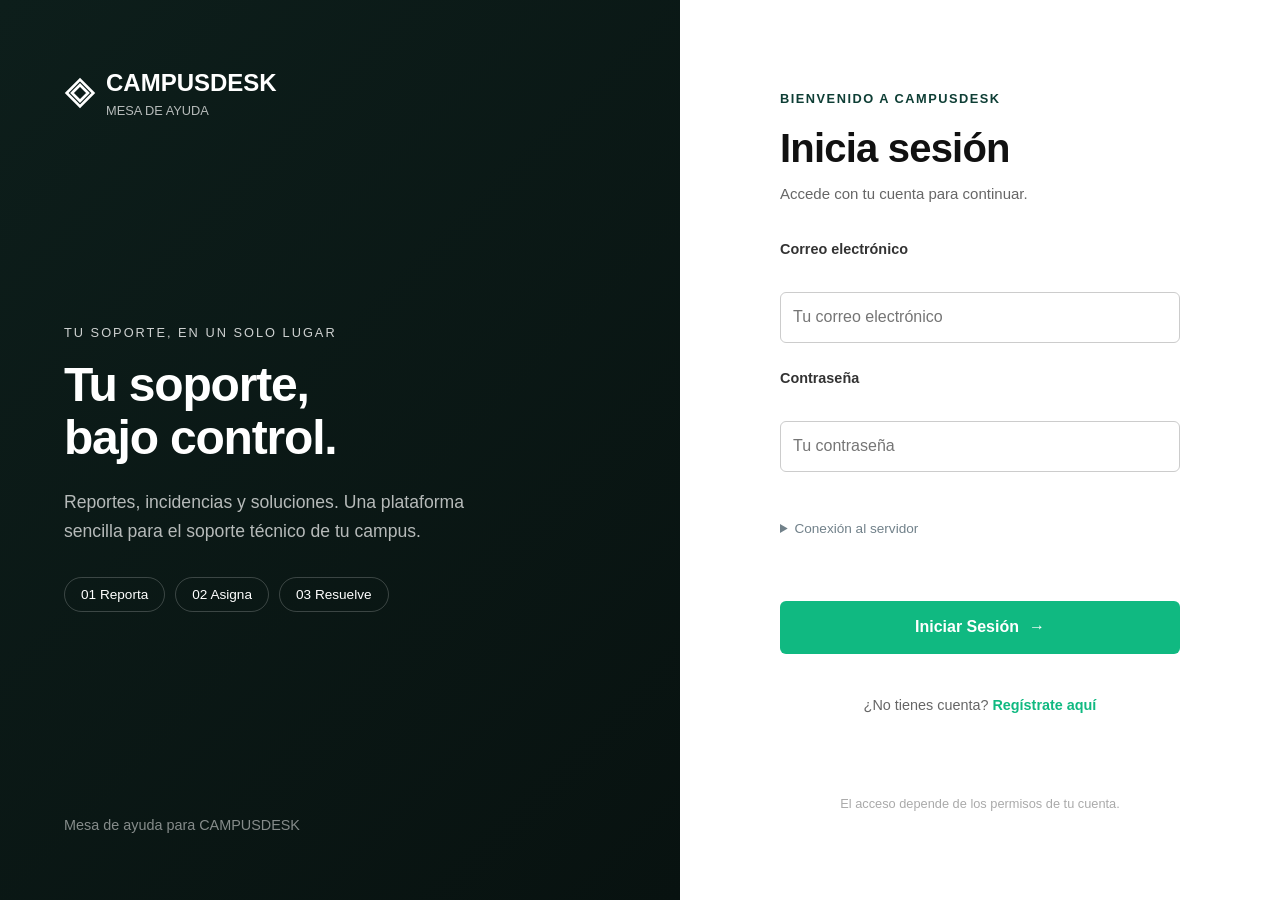
<file: Frontend/index.html>
<!DOCTYPE html>
<html lang="es">
<head>
    <meta charset="UTF-8">
    <meta name="viewport" content="width=device-width, initial-scale=1.0">
    <title>CAMPUSDESK - Inicio de sesión</title>
    <link rel="stylesheet" href="css/styles.css"> 
    <style>
        :root {
            --color-principal: #0E3E35;
            --color-acento: #10B981;
            --color-oscuro: #0D1E1B;
        }
        .banner-izq {
            background: linear-gradient(135deg, var(--color-oscuro) 0%, #081210 100%);
        }
        .btn-primario {
            background-color: var(--color-acento);
            border: none;
            color: white;
            cursor: pointer;
            transition: background 0.3s;
        }
        .btn-primario:hover {
            background-color: #059669;
        }
    </style>
</head>
<body>
    <div class="split-container" style="display: flex; min-height: 100vh;">
        <!-- Panel Izquierdo (Branding CAMPUSDESK) -->
        <div class="banner-izq" style="flex: 1; color: white; padding: 4rem; display: flex; flex-direction: column; justify-content: space-between; background-color: #0D1E1B;">
            <div>
                <div class="logo" style="display: flex; align-items: center; gap: 10px; font-weight: bold; font-size: 1.5rem;">
                    <!-- Icono de rombos entrelazados de la plantilla -->
                    <svg width="32" height="32" viewBox="0 0 24 24" fill="none" stroke="currentColor" stroke-width="2">
                        <path d="M12 2L2 12l10 10 10-10L12 2z"/>
                        <path d="M12 6L6 12l6 6 6-6-6-6z"/>
                    </svg>
                    <div>
                        <span>CAMPUSDESK</span>
                        <div style="font-size: 0.8rem; font-weight: normal; opacity: 0.7;">MESA DE AYUDA</div>
                    </div>
                </div>
            </div>

            <div style="max-width: 450px;">
                <p style="text-transform: uppercase; font-size: 0.8rem; letter-spacing: 2px; opacity: 0.8; margin-bottom: 1rem;">Tu soporte, en un solo lugar</p>
                <h1 style="font-size: 3rem; font-weight: 800; line-height: 1.1; margin-bottom: 1.5rem;">Tu soporte,<br>bajo control.</h1>
                <p style="font-size: 1.1rem; opacity: 0.7; line-height: 1.6;">Reportes, incidencias y soluciones. Una plataforma sencilla para el soporte técnico de tu campus.</p>

                <div style="display: flex; gap: 10px; margin-top: 2rem;">
                    <span style="border: 1px solid rgba(255,255,255,0.2); padding: 6px 16px; border-radius: 20px; font-size: 0.85rem;">01 Reporta</span>
                    <span style="border: 1px solid rgba(255,255,255,0.2); padding: 6px 16px; border-radius: 20px; font-size: 0.85rem;">02 Asigna</span>
                    <span style="border: 1px solid rgba(255,255,255,0.2); padding: 6px 16px; border-radius: 20px; font-size: 0.85rem;">03 Resuelve</span>
                </div>
            </div>

            <div style="font-size: 0.9rem; opacity: 0.5;">
                Mesa de ayuda para CAMPUSDESK
            </div>
        </div>

        <!-- Panel Derecho (Formulario) -->
        <div class="panel-der" style="flex: 1; background: white; display: flex; flex-direction: column; justify-content: center; padding: 4rem; max-width: 600px;">
            <div style="width: 100%; max-width: 400px; margin: 0 auto;">
                <span style="color: #0E3E35; font-weight: bold; font-size: 0.8rem; letter-spacing: 1.5px; text-transform: uppercase;">Bienvenido a CAMPUSDESK</span>
                <h2 style="font-size: 2.5rem; font-weight: 700; margin: 0.5rem 0 0.2rem 0; color: #111;">Inicia sesión</h2>
                <p style="color: #666; margin-bottom: 2rem;">Accede con tu cuenta para continuar.</p>

                <form id="loginForm" style="display: flex; flex-direction: column; gap: 1.5rem;">
                    <div style="display: flex; flex-direction: column; gap: 0.5rem;">
                        <label for="email" style="font-weight: 600; font-size: 0.9rem; color: #333;">Correo electrónico</label>
                        <input type="email" id="email" required placeholder="Tu correo electrónico" style="padding: 12px; border: 1px solid #ccc; border-radius: 6px; font-size: 1rem;">
                    </div>

                    <div style="display: flex; flex-direction: column; gap: 0.5rem;">
                        <label for="password" style="font-weight: 600; font-size: 0.9rem; color: #333;">Contraseña</label>
                        <input type="password" id="password" required placeholder="Tu contraseña" style="padding: 12px; border: 1px solid #ccc; border-radius: 6px; font-size: 1rem;">
                    </div>

                    <details style="font-size: 0.85rem; color: #666; cursor: pointer;">
                        <summary>Conexión al servidor</summary>
                        <input type="text" id="apiUrl" value="" style="width: 100%; padding: 8px; margin-top: 5px; border: 1px solid #ddd; border-radius: 4px;">
                    </details>

                    <button type="submit" class="btn-primario" style="padding: 14px; border-radius: 6px; font-size: 1rem; font-weight: bold; display: flex; justify-content: center; align-items: center; gap: 10px; margin-top: 1rem;">
                        Iniciar Sesión <span>→</span>
                    </button>

                    <p style="text-align: center; font-size: 0.9rem; color: #666; margin-top: 1rem;">
                        ¿No tienes cuenta? <a href="registro.html" style="color: #10B981; font-weight: bold; text-decoration: none;">Regístrate aquí</a>
                    </p>
                </form>

                <div id="mensajeError" style="color: red; font-size: 0.9rem; margin-top: 1rem; text-align: center; display: none;"></div>
            </div>

            <div style="text-align: center; font-size: 0.8rem; color: #aaa; margin-top: 4rem;">
                El acceso depende de los permisos de tu cuenta.
            </div>
        </div>
    </div>

    <!-- Script de autenticación -->
    <script src="js/config.js"></script>
  <script>
        const storedApiUrl = window.CAMPUSDESK_API_URL;
        const apiUrlInput = document.getElementById('apiUrl');
        if (apiUrlInput) apiUrlInput.value = storedApiUrl;

        // Verificación de sesión previa validando contrato con el backend (sin confiar a ciegas en el token)
        (async function verifyExistingSession() {
            const token = sessionStorage.getItem('token');
            if (!token) return;

            try {
                const resp = await fetch(`${storedApiUrl}/auth/me`, {
                    method: 'GET',
                    headers: { 'Authorization': 'Bearer ' + token }
                });

                if (resp.ok) {
                    window.location.replace('dashboard.html');
                } else {
                    // Token inválido o revocado en Redis: limpiar almacenamiento
                    sessionStorage.removeItem('token');
                    sessionStorage.removeItem('jwt_token');
                    sessionStorage.removeItem('role');
                    sessionStorage.removeItem('user_role');
                    sessionStorage.removeItem('userEmail');
                    sessionStorage.removeItem('user_email');
                }
            } catch (e) {
                // Si el backend no está accesible, no redirigir a ciegas
            }
        })();

        document.getElementById('loginForm').addEventListener('submit', async (e) => {
            e.preventDefault();
            const email = document.getElementById('email').value.trim();
            const password = document.getElementById('password').value;
            const baseUrl = (document.getElementById('apiUrl').value || storedApiUrl).trim();
            const errorDiv = document.getElementById('mensajeError');

            errorDiv.style.display = 'none';

            try {
                const response = await fetch(`${baseUrl}/auth/login`, {
                    method: 'POST',
                    headers: { 'Content-Type': 'application/json' },
                    body: JSON.stringify({ email, password })
                });

                if (response.ok) {
                    const data = await response.json();
                    const role = data.role || data.rol || 'USER';
                    sessionStorage.setItem('token', data.token);
                    sessionStorage.setItem('jwt_token', data.token);
                    sessionStorage.setItem('role', role);
                    sessionStorage.setItem('user_role', role);
                    sessionStorage.setItem('userEmail', email);
                    sessionStorage.setItem('user_email', email);

                    // Almacenar URL de la API para que las demás páginas la usen
                    localStorage.setItem('api_url', baseUrl);
                    localStorage.setItem('nexo.base', baseUrl);

                    window.location.href = 'dashboard.html'; // Redirige al Dashboard
                } else {
                    const errData = await response.json().catch(() => null);
                    const errorMsg = (errData && (errData.message || errData.error)) || 'Credenciales inválidas. Verifica tu correo y contraseña.';
                    errorDiv.textContent = errorMsg;
                    errorDiv.style.display = 'block';
                }
            } catch (error) {
                errorDiv.textContent = `No se pudo conectar con el servidor (${baseUrl}). Verifica que el Backend esté encendido.`;
                errorDiv.style.display = 'block';
            }
        });
    </script>
</body>
</html>
</file>
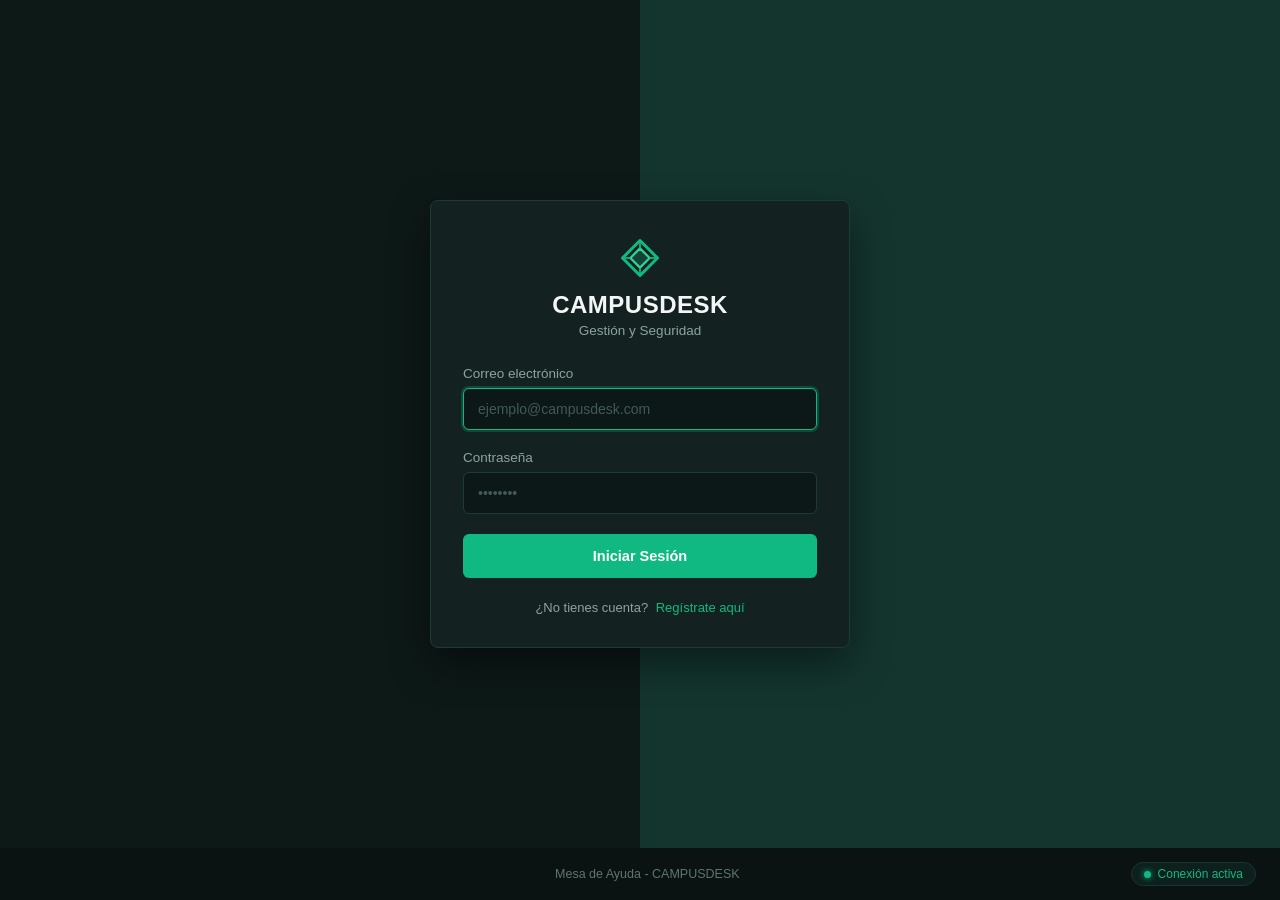
<file: Frontend/dashboard.html>
<!DOCTYPE html>
<html lang="es">
<head>
  <meta charset="UTF-8">
  <meta name="viewport" content="width=device-width, initial-scale=1.0">
  <title>Mesa de Ayuda · CAMPUSDESK</title>
  <!-- Guardián de autenticación -->
  <script src="js/config.js"></script>
  <script src="js/auth-guard.js"></script>
  <link rel="stylesheet" href="css/styles.css">
</head>
<body class="campus-app">

  <!-- Barra de Navegación Superior -->
  <header class="campus-navbar">
    <div class="campus-brand">
      <svg width="34" height="34" viewBox="0 0 48 48" fill="none" xmlns="http://www.w3.org/2000/svg" aria-label="Logo CAMPUSDESK">
        <polygon points="24,4 44,24 24,44 4,24" stroke="#10B981" stroke-width="3.5" fill="none" stroke-linejoin="round"/>
        <polygon points="24,13 35,24 24,35 13,24" stroke="#34D399" stroke-width="2.5" fill="rgba(16, 185, 129, 0.25)" stroke-linejoin="round"/>
        <line x1="24" y1="4" x2="24" y2="13" stroke="#10B981" stroke-width="2"/>
        <line x1="24" y1="35" x2="24" y2="44" stroke="#10B981" stroke-width="2"/>
        <line x1="4" y1="24" x2="13" y2="24" stroke="#10B981" stroke-width="2"/>
        <line x1="35" y1="24" x2="44" y2="24" stroke="#10B981" stroke-width="2"/>
      </svg>
      <div>
        <h2 class="campus-brand-title">CAMPUSDESK</h2>
        <span class="campus-brand-sub">TechNova Solutions · Soporte</span>
      </div>
    </div>

    <nav class="navbar-nav" style="display: flex; gap: 8px; align-items: center;">
      <button class="btn-campus-secondary active-view-btn" id="btnNavHelpdesk" style="padding: 6px 14px; font-size: 13px; font-weight: 600; cursor: pointer;">
        📋 Mesa de Ayuda
      </button>
      <button class="btn-campus-secondary" id="btnNavAdmin" style="display: none; padding: 6px 14px; font-size: 13px; font-weight: 600; cursor: pointer;">
        👥 Administración
      </button>
    </nav>

    <div class="navbar-user">
      <div class="user-chip">
        <span id="navUserEmail" style="font-size: 13.5px; font-weight: 500;">cargando...</span>
        <span id="navUserRole" class="role-pill user">USER</span>
      </div>
      <button class="btn-ghost-logout" id="btnChangePassword" title="Cambiar mi contraseña" style="margin-right: 6px;">🔑 Contraseña</button>
      <button class="btn-ghost-logout" id="btnLogout" title="Cerrar sesión activa">Cerrar Sesión</button>
    </div>
  </header>

  <!-- Contenido Principal -->
  <main class="campus-main">

    <!-- Sección 1: Mesa de Ayuda (Tickets & Métricas) -->
    <div id="sectionHelpdesk">
      <!-- Encabezado de Vista -->
      <section class="view-header">
        <div class="view-title">
          <h1>Mesa de Ayuda & Incidencias</h1>
          <p>Monitoreo centralizado, control de flujo y trazabilidad en tiempo real</p>
        </div>
        <div class="view-actions">
          <button class="btn-campus-secondary" id="btnRefresh" title="Recargar tickets y métricas">
            <span>↻ Actualizar</span>
          </button>
          <button class="btn-campus-primary" id="btnOpenCreateModal">
            <span>+ Nueva Incidencia</span>
          </button>
        </div>
      </section>

      <!-- Tarjetas de Métricas del Dashboard (RF-07) -->
      <section class="metrics-grid">
        <div class="metric-card m-total" data-filter="" id="cardTotal">
          <div class="metric-num" id="metricTotal">0</div>
          <div class="metric-lbl">Total Incidencias</div>
        </div>
        <div class="metric-card m-abierta" data-filter="ABIERTA" id="cardAbierta">
          <div class="metric-num" id="metricAbiertas">0</div>
          <div class="metric-lbl">Abiertas</div>
        </div>
        <div class="metric-card m-asignada" data-filter="ASIGNADA" id="cardAsignada">
          <div class="metric-num" id="metricAsignadas">0</div>
          <div class="metric-lbl">Asignadas</div>
        </div>
        <div class="metric-card m-proceso" data-filter="EN_PROCESO" id="cardProceso">
          <div class="metric-num" id="metricEnProceso">0</div>
          <div class="metric-lbl">En Proceso</div>
        </div>
        <div class="metric-card m-resuelta" data-filter="RESUELTA" id="cardResuelta">
          <div class="metric-num" id="metricResueltas">0</div>
          <div class="metric-lbl">Resueltas</div>
        </div>
        <div class="metric-card m-cerrada" data-filter="CERRADA" id="cardCerrada">
          <div class="metric-num" id="metricCerradas">0</div>
          <div class="metric-lbl">Cerradas</div>
        </div>
      </section>

      <!-- Barra de Filtros y Búsqueda -->
      <section class="toolbar-card">
        <div class="toolbar-search">
          <input type="text" id="searchInput" placeholder="Buscar por título o #ID de ticket...">
        </div>
        <div class="toolbar-selects">
          <select id="filterStatus" aria-label="Filtrar por estado">
            <option value="">Estado: Todos</option>
            <option value="ABIERTA">Abierta</option>
            <option value="ASIGNADA">Asignada</option>
            <option value="EN_PROCESO">En Proceso</option>
            <option value="RESUELTA">Resuelta</option>
            <option value="CERRADA">Cerrada</option>
            <option value="CANCELADA">Cancelada</option>
          </select>

          <select id="filterPriority" aria-label="Filtrar por prioridad">
            <option value="">Prioridad: Todas</option>
            <option value="BAJA">Baja</option>
            <option value="MEDIA">Media</option>
            <option value="ALTA">Alta</option>
            <option value="CRITICA">Crítica</option>
          </select>

          <select id="filterCategory" aria-label="Filtrar por categoría">
            <option value="">Categoría: Todas</option>
            <option value="HARDWARE">Hardware</option>
            <option value="SOFTWARE">Software</option>
            <option value="REDES">Redes</option>
            <option value="ACCESOS">Accesos</option>
            <option value="OTROS">Otros</option>
          </select>

          <button class="btn-campus-secondary" id="btnResetFilters" style="padding: 9px 12px; font-size: 13px;">Limpiar</button>
        </div>
      </section>

      <!-- Tabla de Incidencias -->
      <section class="table-card">
        <div class="table-responsive">
          <table class="campus-table">
            <thead>
              <tr>
                <th style="width: 60px;"># ID</th>
                <th>Título</th>
                <th>Categoría</th>
                <th>Prioridad</th>
                <th>Estado</th>
                <th>Solicitante</th>
                <th>Técnico Asignado</th>
                <th>Fecha Creación</th>
                <th style="text-align: right;">Acciones</th>
              </tr>
            </thead>
            <tbody id="ticketsTableBody">
              <tr>
                <td colspan="9" style="text-align: center; padding: 40px; color: #64748B;">
                  Cargando incidencias del servidor...
                </td>
              </tr>
            </tbody>
          </table>
        </div>
      </section>
    </div>

    <!-- Sección 2: Administración de Usuarios (F2 - Exclusivo ADMIN) -->
    <div id="sectionAdmin" style="display: none;">
      <section class="view-header">
        <div class="view-title">
          <h1>Administración de Usuarios del Sistema</h1>
          <p>Supervisión centralizada de cuentas de usuario, personal técnico y asignación de incidencias</p>
        </div>
        <div class="view-actions">
          <button class="btn-campus-primary" id="btnOpenCreateTechnician" title="Crear una cuenta de técnico">
            <span>➕ Crear Técnico</span>
          </button>
          <button class="btn-campus-secondary" id="btnRefreshAdminUsers" title="Recargar usuarios">
            <span>↻ Actualizar Usuarios</span>
          </button>
        </div>
      </section>

      <!-- Barra de Filtros de Usuarios -->
      <section class="toolbar-card">
        <div class="toolbar-search">
          <input type="text" id="searchUserInput" placeholder="Buscar usuario por nombre o correo electrónico...">
        </div>
        <div class="toolbar-selects">
          <select id="filterUserRole" aria-label="Filtrar por rol">
            <option value="">Todos los roles</option>
            <option value="ADMIN">Administrador (ADMIN)</option>
            <option value="TECHNICIAN">Técnico de Soporte (TECHNICIAN)</option>
            <option value="USER">Usuario Solicitante (USER)</option>
          </select>
          <button class="btn-campus-secondary" id="btnResetUserFilters" style="padding: 9px 12px; font-size: 13px;">Limpiar</button>
        </div>
      </section>

      <!-- Tabla de Usuarios Registrados -->
      <section class="table-card">
        <div class="table-responsive">
          <table class="campus-table">
            <thead>
              <tr>
                <th style="width: 70px;"># ID</th>
                <th>Nombre</th>
                <th>Correo Institucional</th>
                <th>Rol en el Sistema</th>
                <th style="text-align: right;">Acciones de Soporte</th>
              </tr>
            </thead>
            <tbody id="usersTableBody">
              <tr>
                <td colspan="5" style="text-align: center; padding: 40px; color: #64748B;">
                  Cargando usuarios registrados...
                </td>
              </tr>
            </tbody>
          </table>
        </div>
      </section>
    </div>

  </main>

  <!-- Modal: Crear / Editar Incidencia (RF-03, F1) -->
  <div class="modal-overlay" id="modalCreateTicket">
    <div class="modal-container">
      <div class="modal-header">
        <h3 id="modalCreateTicketTitle">Crear Nueva Incidencia</h3>
        <button class="modal-close-btn" id="btnCloseCreateModal" type="button">&times;</button>
      </div>
      <form id="formCreateTicket">
        <input type="hidden" id="editTicketId" value="">
        <div class="modal-body">
          <div style="margin-bottom: 16px;">
            <label for="newTitle" style="font-weight: 600; font-size: 13px; color: #334155;">Título del problema *</label>
            <input type="text" id="newTitle" required minlength="5" maxlength="150" placeholder="Ej. Falla de conectividad Wi-Fi en Aula Magna" style="width: 100%; padding: 10px; border: 1px solid #CBD5E1; border-radius: 6px;">
          </div>

          <div style="display: grid; grid-template-columns: 1fr 1fr; gap: 14px; margin-bottom: 16px;">
            <div>
              <label for="newCategory" style="font-weight: 600; font-size: 13px; color: #334155;">Categoría *</label>
              <select id="newCategory" required style="width: 100%; padding: 10px; border: 1px solid #CBD5E1; border-radius: 6px;">
                <option value="REDES">Redes</option>
                <option value="HARDWARE">Hardware</option>
                <option value="SOFTWARE">Software</option>
                <option value="ACCESOS">Accesos</option>
                <option value="OTROS">Otros</option>
              </select>
            </div>
            <div>
              <label for="newPriority" style="font-weight: 600; font-size: 13px; color: #334155;">Prioridad *</label>
              <select id="newPriority" required style="width: 100%; padding: 10px; border: 1px solid #CBD5E1; border-radius: 6px;">
                <option value="BAJA">Baja</option>
                <option value="MEDIA" selected>Media</option>
                <option value="ALTA">Alta</option>
                <option value="CRITICA">Crítica</option>
              </select>
            </div>
          </div>

          <div style="margin-bottom: 8px;">
            <label for="newDescription" style="font-weight: 600; font-size: 13px; color: #334155;">Descripción detallada *</label>
            <textarea id="newDescription" rows="4" required minlength="10" placeholder="Describa el comportamiento observado, mensajes de error y ubicación específica..." style="width: 100%; padding: 10px; border: 1px solid #CBD5E1; border-radius: 6px; resize: vertical;"></textarea>
          </div>
        </div>
        <div class="modal-footer">
          <button type="button" class="btn-campus-secondary" id="btnCancelCreate">Cancelar</button>
          <button type="submit" class="btn-campus-primary" id="btnSubmitCreate">Guardar Incidencia</button>
        </div>
      </form>
    </div>
  </div>

  <!-- Modal: Detalle Integral del Ticket (RF-04, RF-05, RF-06) -->
  <div class="modal-overlay" id="modalDetailTicket">
    <div class="modal-container" style="max-width: 760px;">
      <div class="modal-header">
        <div>

          <span style="font-size: 12px; font-weight: 700; color: #64748B;" id="detailTicketId">#0</span>
          <h3 style="margin-top: 2px;" id="detailTicketTitle">Cargando...</h3>
        </div>
        <button class="modal-close-btn" id="btnCloseDetailModal">&times;</button>
      </div>

      <div class="modal-body">
        <!-- Pestañas del Modal -->
        <div class="modal-tabs">
          <button class="tab-btn active" data-tab="tab-info" id="btnTabInfo">Detalle y Acciones</button>
          <button class="tab-btn" data-tab="tab-comments" id="btnTabComments">Comentarios (<span id="detailCommentCount">0</span>)</button>
          <button class="tab-btn" data-tab="tab-history" id="btnTabHistory">Trazabilidad / Auditoría</button>
        </div>

        <!-- Pestaña 1: Detalle y Acciones de Flujo -->
        <div id="tab-info" class="tab-content">
          <div class="detail-grid">
            <div class="detail-cell">
              <div class="detail-cell-lbl">Estado Actual</div>
              <div class="detail-cell-val" id="detailStatusBadge"></div>
            </div>
            <div class="detail-cell">
              <div class="detail-cell-lbl">Prioridad</div>
              <div class="detail-cell-val" id="detailPriorityBadge"></div>
            </div>
            <div class="detail-cell">
              <div class="detail-cell-lbl">Solicitante</div>
              <div class="detail-cell-val" id="detailSolicitante">—</div>
            </div>
            <div class="detail-cell">
              <div class="detail-cell-lbl">Técnico Asignado</div>
              <div class="detail-cell-val" id="detailTecnico">—</div>
            </div>
          </div>

          <div style="margin-bottom: 20px;">
            <div style="font-size: 12px; font-weight: 700; color: #64748B; text-transform: uppercase; margin-bottom: 6px;">Descripción</div>
            <div class="description-box" id="detailDescription"></div>
          </div>

          <!-- Panel Dinámico de Transiciones según Rol y Estado Actual -->
          <div id="dynamicActionPanel">
            <!-- Renderizado dinámico vía JavaScript -->
          </div>
        </div>

        <!-- Pestaña 2: Comentarios (RF-05) -->
        <div id="tab-comments" class="tab-content" style="display: none;">
          <div class="comments-list" id="commentsContainer">
            <!-- Lista de comentarios cronológicos -->
          </div>

          <div id="commentFormContainer">
            <form id="formAddComment" style="margin-top: 14px;">
              <textarea id="commentContent" rows="3" required placeholder="Escriba una nota o actualización técnica sobre esta incidencia..." style="width: 100%; padding: 10px; border: 1px solid #CBD5E1; border-radius: 6px; resize: vertical;"></textarea>
              <div style="text-align: right; margin-top: 8px;">
                <button type="submit" class="btn-campus-primary" style="padding: 8px 16px; font-size: 13.5px;" id="btnSubmitComment">
                  Agregar Comentario
                </button>
              </div>
            </form>
          </div>
        </div>

        <!-- Pestaña 3: Historial y Auditoría (RF-06) -->
        <div id="tab-history" class="tab-content" style="display: none;">
          <div class="timeline" id="historyTimeline">
            <!-- Línea de tiempo cronológica -->
          </div>
        </div>

      </div>

      <div class="modal-footer">
        <button type="button" class="btn-campus-secondary" id="btnExitDetail">Cerrar</button>
      </div>
    </div>
  </div>

  <!-- Modal: Crear Técnico (solo ADMIN) -->
  <div class="modal-overlay" id="modalCreateTechnician">
    <div class="modal-container" style="max-width: 460px;">
      <div class="modal-header">
        <h3>Crear Técnico de Soporte</h3>
        <button class="modal-close-btn" id="btnCloseCreateTechnician" type="button">&times;</button>
      </div>
      <form id="formCreateTechnician">
        <div class="modal-body">
          <div style="margin-bottom: 14px;">
            <label for="techName" style="font-weight: 600; font-size: 13px; color: #334155;">Nombre completo *</label>
            <input type="text" id="techName" required maxlength="100" placeholder="Ej. Laura Gómez" style="width: 100%; padding: 10px; border: 1px solid #CBD5E1; border-radius: 6px;">
          </div>
          <div style="margin-bottom: 10px;">
            <label for="techEmail" style="font-weight: 600; font-size: 13px; color: #334155;">Correo electrónico *</label>
            <input type="email" id="techEmail" required maxlength="150" placeholder="tecnico@campusdesk.com" style="width: 100%; padding: 10px; border: 1px solid #CBD5E1; border-radius: 6px;">
          </div>
          <p style="font-size: 12.5px; color: #64748B;">
            El técnico recibe la <strong>contraseña inicial común</strong> configurada en el sistema
            (variable <code>TECHNICIAN_DEFAULT_PASSWORD</code>) y podrá cambiarla desde «🔑 Contraseña».
          </p>
        </div>
        <div class="modal-footer">
          <button type="button" class="btn-campus-secondary" id="btnCancelCreateTechnician">Cancelar</button>
          <button type="submit" class="btn-campus-primary" id="btnSubmitCreateTechnician">Crear Técnico</button>
        </div>
      </form>
    </div>
  </div>

  <!-- Modal: Cambiar mi contraseña (todos los roles) -->
  <div class="modal-overlay" id="modalChangePassword">
    <div class="modal-container" style="max-width: 460px;">
      <div class="modal-header">
        <h3>Cambiar mi contraseña</h3>
        <button class="modal-close-btn" id="btnCloseChangePassword" type="button">&times;</button>
      </div>
      <form id="formChangePassword">
        <div class="modal-body">
          <div style="margin-bottom: 14px;">
            <label for="currentPassword" style="font-weight: 600; font-size: 13px; color: #334155;">Contraseña actual *</label>
            <input type="password" id="currentPassword" required autocomplete="current-password" style="width: 100%; padding: 10px; border: 1px solid #CBD5E1; border-radius: 6px;">
          </div>
          <div style="margin-bottom: 14px;">
            <label for="newPassword" style="font-weight: 600; font-size: 13px; color: #334155;">Nueva contraseña *</label>
            <input type="password" id="newPassword" required minlength="8" maxlength="100" autocomplete="new-password" style="width: 100%; padding: 10px; border: 1px solid #CBD5E1; border-radius: 6px;">
          </div>
          <div style="margin-bottom: 10px;">
            <label for="confirmPassword" style="font-weight: 600; font-size: 13px; color: #334155;">Confirmar nueva contraseña *</label>
            <input type="password" id="confirmPassword" required minlength="8" maxlength="100" autocomplete="new-password" style="width: 100%; padding: 10px; border: 1px solid #CBD5E1; border-radius: 6px;">
          </div>
          <p style="font-size: 12.5px; color: #64748B;">
            Mínimo 8 caracteres, con al menos una mayúscula, una minúscula y un número.
            Al guardar se cerrará tu sesión y deberás iniciar sesión con la nueva contraseña.
          </p>
        </div>
        <div class="modal-footer">
          <button type="button" class="btn-campus-secondary" id="btnCancelChangePassword">Cancelar</button>
          <button type="submit" class="btn-campus-primary" id="btnSubmitChangePassword">Guardar Contraseña</button>
        </div>
      </form>
    </div>
  </div>

  <!-- Toast Notification -->
  <div class="campus-toast" id="toastBox">
    <span id="toastMessage">Operación realizada con éxito</span>
  </div>

  <!-- Lógica Integral en Vanilla JS -->
  <script src="js/app.js"></script>
</body>
</html>
</file>
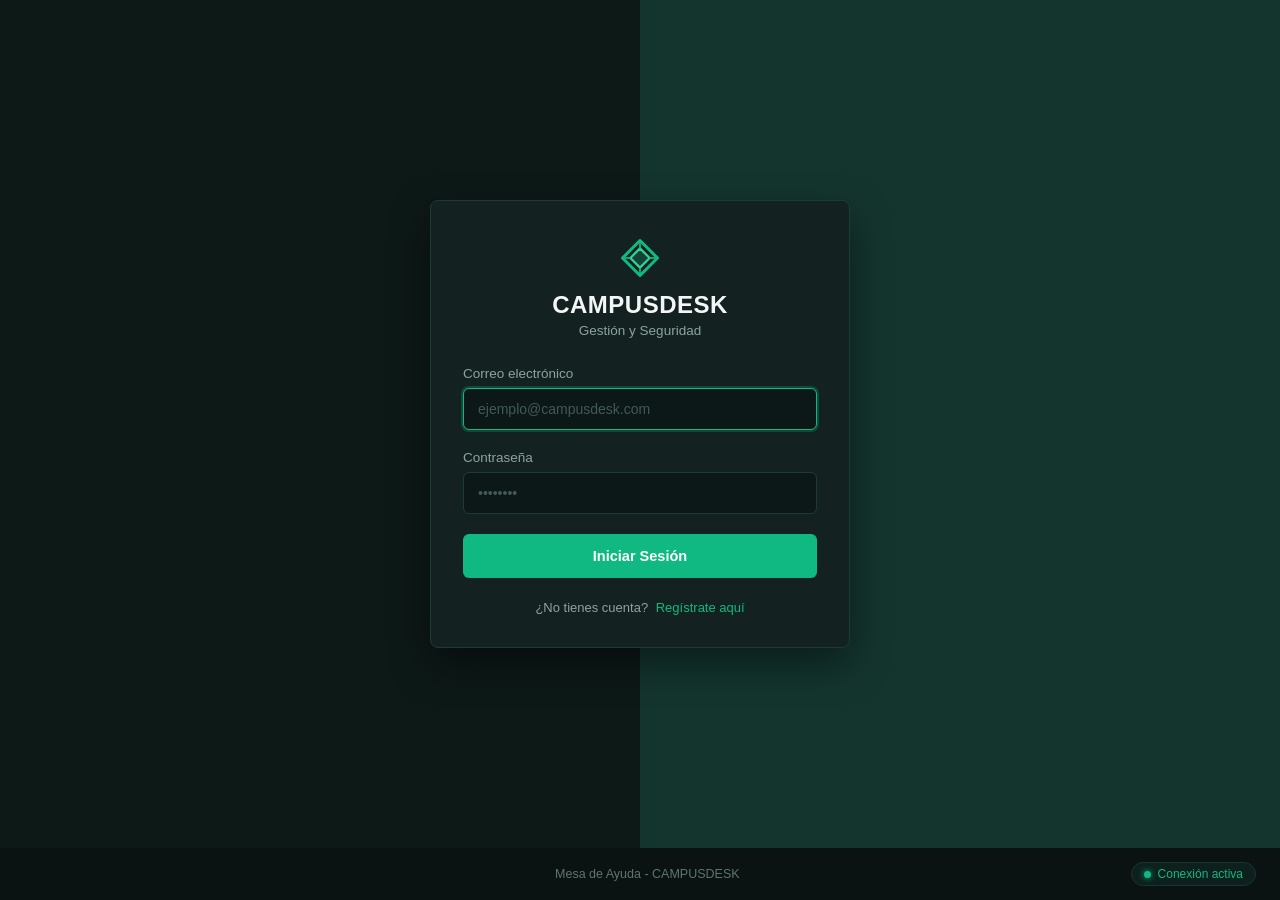
<file: Frontend/login.html>
<!DOCTYPE html>
<html lang="es">
<head>
  <meta charset="UTF-8">
  <meta name="viewport" content="width=device-width, initial-scale=1.0">
  <title>Iniciar Sesión · CAMPUSDESK</title>
  <link rel="stylesheet" href="css/auth.css">
</head>
<body>

  <!-- Contenedor principal de autenticación -->
  <main class="auth-wrapper">
    <div class="auth-card">

      <!-- Logo y título estilo NEXO -->
      <header class="auth-header">
        <div class="auth-logo-box">
          <svg width="42" height="42" viewBox="0 0 48 48" fill="none" xmlns="http://www.w3.org/2000/svg" aria-label="Logo CAMPUSDESK">
            <!-- Rombo exterior -->
            <polygon points="24,4 44,24 24,44 4,24" stroke="#10B981" stroke-width="3.5" fill="none" stroke-linejoin="round"/>
            <!-- Rombo interior -->
            <polygon points="24,13 35,24 24,35 13,24" stroke="#34D399" stroke-width="2.5" fill="rgba(16, 185, 129, 0.22)" stroke-linejoin="round"/>
            <!-- Conectores geométricos -->
            <line x1="24" y1="4" x2="24" y2="13" stroke="#10B981" stroke-width="2"/>
            <line x1="24" y1="35" x2="24" y2="44" stroke="#10B981" stroke-width="2"/>
            <line x1="4" y1="24" x2="13" y2="24" stroke="#10B981" stroke-width="2"/>
            <line x1="35" y1="24" x2="44" y2="24" stroke="#10B981" stroke-width="2"/>
          </svg>
        </div>
        <h1 class="auth-title">CAMPUSDESK</h1>
        <p class="auth-subtitle">Gestión y Seguridad</p>
      </header>

      <!-- Caja de alertas (error o éxito) -->
      <div id="alertBox" class="alert" role="alert"></div>

      <!-- Formulario de inicio de sesión -->
      <form id="loginForm" novalidate>
        <div class="form-group">
          <label class="form-label" for="email">Correo electrónico</label>
          <input
            type="email"
            id="email"
            name="email"
            class="form-input"
            placeholder="ejemplo@campusdesk.com"
            autocomplete="email"
            required
            autofocus
          >
        </div>

        <div class="form-group">
          <label class="form-label" for="password">Contraseña</label>
          <input
            type="password"
            id="password"
            name="password"
            class="form-input"
            placeholder="••••••••"
            autocomplete="current-password"
            required
          >
        </div>

        <button type="submit" id="submitBtn" class="btn-primary">
          <span>Iniciar Sesión</span>
        </button>
      </form>

      <!-- Enlace para registrarse -->
      <p class="auth-switch">
        ¿No tienes cuenta? <a href="registro.html" class="auth-link">Regístrate aquí</a>
      </p>

    </div>
  </main>

  <!-- Pie de página con estado de conexión -->
  <footer class="auth-footer">
    <div style="width: 140px;"></div>
    <div class="auth-footer-center">Mesa de Ayuda - CAMPUSDESK</div>
    <div class="status-badge">
      <span class="status-dot"></span>
      <span>Conexión activa</span>
    </div>
  </footer>

  <script src="js/config.js"></script>
  <script>
    'use strict';

    const loginForm = document.getElementById('loginForm');
    const alertBox = document.getElementById('alertBox');
    const submitBtn = document.getElementById('submitBtn');

    const BASE_URL = window.CAMPUSDESK_API_URL;
    const API_URL = `${BASE_URL}/auth/login`;

    // Verificación de sesión previa validando contrato con el backend (sin confiar a ciegas en el token)
    (async function verifyExistingSession() {
      const token = sessionStorage.getItem('token');
      if (!token) return;

      try {
        const resp = await fetch(`${BASE_URL}/auth/me`, {
          method: 'GET',
          headers: {
            'Authorization': 'Bearer ' + token
          }
        });

        if (resp.ok) {
          window.location.replace('dashboard.html');
        } else {
          // Si el token es inválido o expiró en Redis, purgar almacenamiento local
          sessionStorage.removeItem('token');
          sessionStorage.removeItem('jwt_token');
          sessionStorage.removeItem('role');
          sessionStorage.removeItem('user_role');
          sessionStorage.removeItem('userEmail');
          sessionStorage.removeItem('user_email');
        }
      } catch (e) {
        // Si el backend no está disponible, no redirigir a ciegas
      }
    })();

    function showAlert(message, type = 'error') {
      alertBox.textContent = message;
      alertBox.className = `alert ${type}`;
    }

    function clearAlert() {
      alertBox.textContent = '';
      alertBox.className = 'alert';
    }

    loginForm.addEventListener('submit', async (e) => {
      e.preventDefault();
      clearAlert();

      const email = document.getElementById('email').value.trim();
      const password = document.getElementById('password').value;

      // Validación básica en el cliente
      if (!email || !password) {
        showAlert('Por favor completa todos los campos.');
        return;
      }

      submitBtn.disabled = true;
      submitBtn.innerHTML = '<span>Verificando...</span>';

      try {
        const response = await fetch(API_URL, {
          method: 'POST',
          headers: {
            'Content-Type': 'application/json'
          },
          body: JSON.stringify({ email, password })
        });

        const data = await response.json().catch(() => null);

        if (!response.ok) {
          const errorMessage = (data && (data.message || data.error)) || 'Credenciales inválidas. Verifica tu correo y contraseña.';
          showAlert(errorMessage, 'error');
          return;
        }

        // Si es exitoso, almacenar token JWT y rol en sessionStorage
        if (data && data.token) {
          const role = data.role || data.rol || 'USER';
          sessionStorage.setItem('token', data.token);
          sessionStorage.setItem('jwt_token', data.token);
          sessionStorage.setItem('role', role);
          sessionStorage.setItem('user_role', role);
          sessionStorage.setItem('userEmail', email);
          sessionStorage.setItem('user_email', email);
          localStorage.setItem('api_url', BASE_URL);

          showAlert('Autenticación exitosa. Redirigiendo...', 'success');

          setTimeout(() => {
            window.location.href = 'dashboard.html';
          }, 800);
        } else {
          showAlert('Error inesperado al procesar la respuesta del servidor.', 'error');
        }

      } catch (error) {
        showAlert(`No se pudo conectar con el servidor backend (${BASE_URL}). Verifica que el servicio esté en ejecución.`, 'error');
      } finally {
        submitBtn.disabled = false;
        submitBtn.innerHTML = '<span>Iniciar Sesión</span>';
      }
    });
  </script>
</body>
</html>
</file>
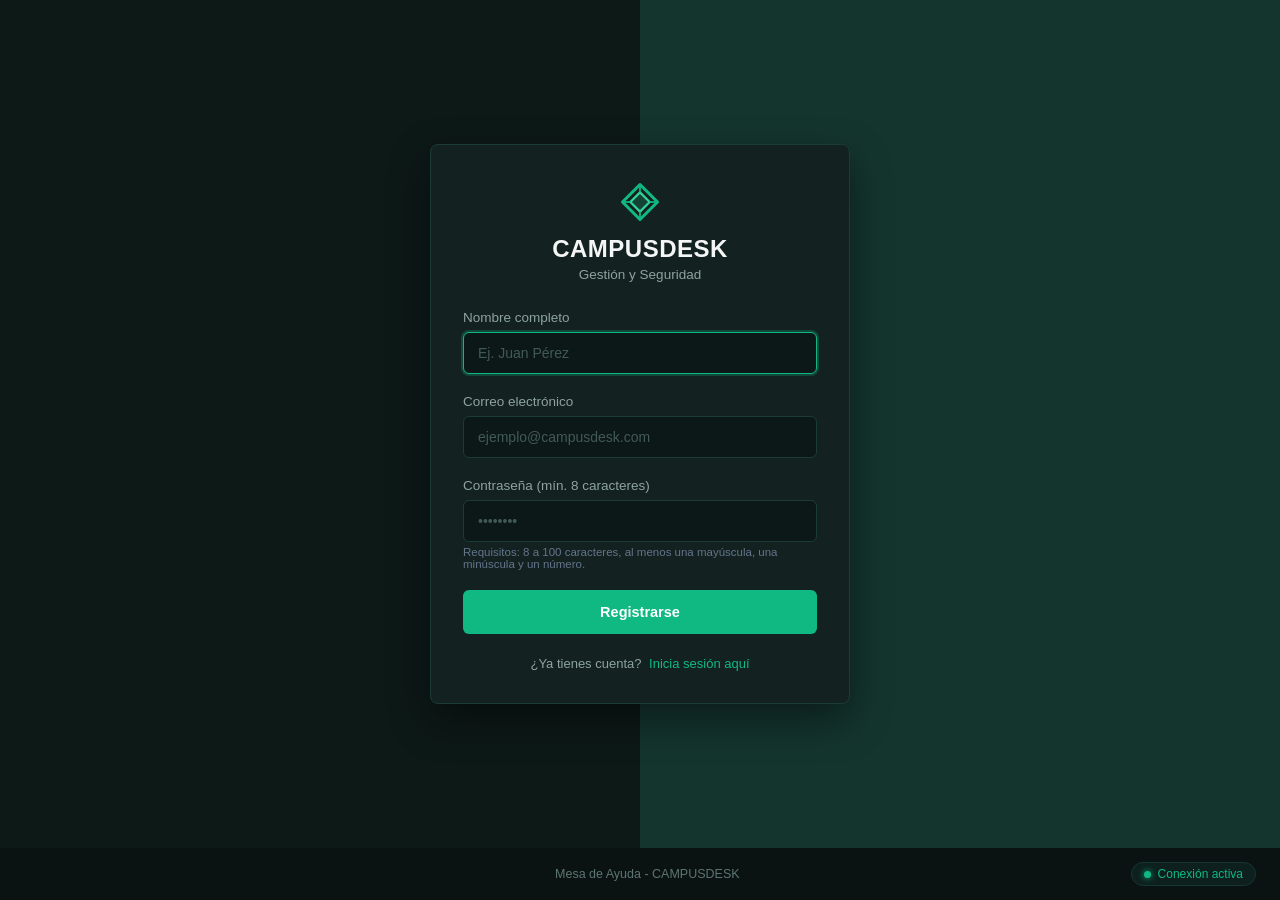
<file: Frontend/registro.html>
<!DOCTYPE html>
<html lang="es">
<head>
  <meta charset="UTF-8">
  <meta name="viewport" content="width=device-width, initial-scale=1.0">
  <title>Crear Cuenta · CAMPUSDESK</title>
  <link rel="stylesheet" href="css/auth.css">
</head>
<body>

  <!-- Contenedor principal de autenticación -->
  <main class="auth-wrapper">
    <div class="auth-card">

      <!-- Logo y título estilo NEXO -->
      <header class="auth-header">
        <div class="auth-logo-box">
          <svg width="42" height="42" viewBox="0 0 48 48" fill="none" xmlns="http://www.w3.org/2000/svg" aria-label="Logo CAMPUSDESK">
            <!-- Rombo exterior -->
            <polygon points="24,4 44,24 24,44 4,24" stroke="#10B981" stroke-width="3.5" fill="none" stroke-linejoin="round"/>
            <!-- Rombo interior -->
            <polygon points="24,13 35,24 24,35 13,24" stroke="#34D399" stroke-width="2.5" fill="rgba(16, 185, 129, 0.22)" stroke-linejoin="round"/>
            <!-- Conectores geométricos -->
            <line x1="24" y1="4" x2="24" y2="13" stroke="#10B981" stroke-width="2"/>
            <line x1="24" y1="35" x2="24" y2="44" stroke="#10B981" stroke-width="2"/>
            <line x1="4" y1="24" x2="13" y2="24" stroke="#10B981" stroke-width="2"/>
            <line x1="35" y1="24" x2="44" y2="24" stroke="#10B981" stroke-width="2"/>
          </svg>
        </div>
        <h1 class="auth-title">CAMPUSDESK</h1>
        <p class="auth-subtitle">Gestión y Seguridad</p>
      </header>

      <!-- Caja de alertas (error o éxito) -->
      <div id="alertBox" class="alert" role="alert"></div>

      <!-- Formulario de registro -->
      <form id="registerForm" novalidate>
        <div class="form-group">
          <label class="form-label" for="nombre">Nombre completo</label>
          <input
            type="text"
            id="nombre"
            name="nombre"
            class="form-input"
            placeholder="Ej. Juan Pérez"
            autocomplete="name"
            required
            autofocus
          >
        </div>

        <div class="form-group">
          <label class="form-label" for="email">Correo electrónico</label>
          <input
            type="email"
            id="email"
            name="email"
            class="form-input"
            placeholder="ejemplo@campusdesk.com"
            autocomplete="email"
            required
          >
        </div>

        <div class="form-group">
          <label class="form-label" for="password">Contraseña (mín. 8 caracteres)</label>
          <input
            type="password"
            id="password"
            name="password"
            class="form-input"
            placeholder="••••••••"
            autocomplete="new-password"
            minlength="8"
            maxlength="100"
            required
          >
          <small style="display: block; color: #64748B; font-size: 11.5px; margin-top: 4px;">
            Requisitos: 8 a 100 caracteres, al menos una mayúscula, una minúscula y un número.
          </small>
        </div>

        <button type="submit" id="submitBtn" class="btn-primary">
          <span>Registrarse</span>
        </button>
      </form>

      <!-- Enlace para volver a iniciar sesión -->
      <p class="auth-switch">
        ¿Ya tienes cuenta? <a href="login.html" class="auth-link">Inicia sesión aquí</a>
      </p>

    </div>
  </main>

  <!-- Pie de página con estado de conexión -->
  <footer class="auth-footer">
    <div style="width: 140px;"></div>
    <div class="auth-footer-center">Mesa de Ayuda - CAMPUSDESK</div>
    <div class="status-badge">
      <span class="status-dot"></span>
      <span>Conexión activa</span>
    </div>
  </footer>

  <script src="js/config.js"></script>
  <script>
    'use strict';

    const registerForm = document.getElementById('registerForm');
    const alertBox = document.getElementById('alertBox');
    const submitBtn = document.getElementById('submitBtn');

    const BASE_URL = window.CAMPUSDESK_API_URL;
    const API_URL = `${BASE_URL}/auth/register`;

    function showAlert(message, type = 'error') {
      alertBox.textContent = message;
      alertBox.className = `alert ${type}`;
    }

    function clearAlert() {
      alertBox.textContent = '';
      alertBox.className = 'alert';
    }

    registerForm.addEventListener('submit', async (e) => {
      e.preventDefault();
      clearAlert();

      const nombre = document.getElementById('nombre').value.trim();
      const email = document.getElementById('email').value.trim();
      const password = document.getElementById('password').value;

      // Validación en cliente
      if (!nombre || !email || !password) {
        showAlert('Por favor completa todos los campos.');
        return;
      }

      const passwordRegex = /^(?=.*[a-z])(?=.*[A-Z])(?=.*\d).{8,100}$/;
      if (!passwordRegex.test(password)) {
        showAlert('La contraseña debe tener entre 8 y 100 caracteres, e incluir al menos una mayúscula, una minúscula y un número.');
        return;
      }


      submitBtn.disabled = true;
      submitBtn.innerHTML = '<span>Registrando cuenta...</span>';

      try {
        const payload = {
          name: nombre,
          email: email,
          password: password
        };

        const response = await fetch(API_URL, {
          method: 'POST',
          headers: {
            'Content-Type': 'application/json'
          },
          body: JSON.stringify(payload)
        });

        const data = await response.json().catch(() => null);

        if (!response.ok) {
          let errorMsg = 'No se pudo completar el registro.';
          if (data) {
            if (data.message) errorMsg = data.message;
            else if (data.errors) {
              errorMsg = Object.values(data.errors).join('. ');
            } else if (typeof data === 'string') {
              errorMsg = data;
            }
          }
          showAlert(errorMsg, 'error');
          return;
        }

        showAlert('¡Cuenta creada exitosamente! Redirigiendo al inicio de sesión...', 'success');
        registerForm.reset();

        setTimeout(() => {
          window.location.href = 'login.html';
        }, 1500);

      } catch (error) {
        showAlert(`Error de conexión con el servidor (${BASE_URL}). Verifica que el backend esté activo.`, 'error');
      } finally {
        submitBtn.disabled = false;
        submitBtn.innerHTML = '<span>Registrarse</span>';
      }
    });
  </script>
</body>
</html>
</file>
<file: Frontend/css/styles.css>
:root {
    --ink:#182a32;
    --muted:#71818a;
    --green:#14796c;
    --mint:#e6f3ed;
    --orange:#e49e63;
    --line:#e2e8e7;
    --bg:#f5f7f6;
    --side:#172f32
}
* {
    box-sizing:border-box
}
body {
    margin:0;
    color:var(--ink);
    background:var(--bg);
    font:15px/1.55 "Segoe UI",Arial,sans-serif
}
button,input,select,textarea {
    font:inherit
}
button,a,input,select,summary {
    touch-action:manipulation
}
button {
    cursor:pointer;
    border:0;
    border-radius:9px;
    padding:11px 16px;
    font-weight:600;
    transition:background .15s
}
button:disabled {
    opacity:.5;
    cursor:wait
}
button:focus-visible,a:focus-visible,input:focus-visible,select:focus-visible,summary:focus-visible {
    outline:3px solid #e0a265;
    outline-offset:3px
}
a {
    color:var(--green)
}
[hidden] {
    display:none!important
}
.primary {
    background:var(--green);
    color:white
}
.primary:hover {
    background:#0a6156
}
.secondary {
    border:1px solid var(--line);
    background:white;
    color:var(--ink)
}
.danger {
    background:#ffeded;
    color:#a93636
}
.link-button {
    background:transparent;
    color:var(--green);
    padding:5px 8px
}
.icon-button {
    background:transparent;
    font-size:20px;
    padding:6px 10px
}
.muted,small {
    color:var(--muted)
}
.eyebrow {
    color:var(--green);
    font-size:11px;
    letter-spacing:2px;
    font-weight:750
}
h1,h2,h3,p {
    margin-top:0
}
h1 {
    font-size:33px;
    letter-spacing:-1.2px;
    line-height:1.2;
    margin-bottom:10px
}
h2 {
    font-size:27px;
    letter-spacing:-.8px;
    margin-bottom:12px
}
h3 {
    font-size:18px;
    margin-bottom:7px
}
.brand {
    display:flex;
    gap:13px;
    align-items:center;
    color:white;
    text-decoration:none;
    font-size:31px;
    font-weight:700;
    letter-spacing:3px
}
.brand-small {
    display:block;
    font-size:8px;
    font-weight:500;
    letter-spacing:2px;
    color:#a2beb9;
    margin-top:-4px
}
.login-screen {
    min-height:100vh;
    display:grid;
    grid-template-columns:1.05fr 1fr
}
.login-story {
    background:var(--side);
    color:white;
    display:flex;
    flex-direction:column;
    justify-content:space-between;
    padding:55px 9%;
    background-image:radial-gradient(ellipse at 90% 70%,#305651 0,transparent 65%)
}
.login-story h1 {
    font-size:clamp(36px,4vw,62px);
    margin-top:22px
}
.login-story p {
    max-width:390px;
    color:#b2cac5;
    font-size:17px;
    line-height:1.8
}
.login-story .eyebrow {
    color:#b2dace
}
.story-tags {
    display:flex;
    gap:10px;
    margin-top:40px;
    flex-wrap:wrap
}
.story-tags span {
    border:1px solid #49635f;
    border-radius:24px;
    padding:9px 15px;
    color:#cadbd8;
    font-size:12px
}
.login-panel {
    display:grid;
    place-items:center;
    padding:50px 25px;
    background:#fff
}
.login-panel form {
    width:min(100%,365px)
}
.login-panel h2 {
    margin-top:12px;
    font-size:35px
}
.login-panel label {
    margin-top:22px
}
.wide {
    width:100%;
    display:flex;
    justify-content:space-between
}
.login-foot {
    display:block;
    text-align:center;
    margin-top:24px;
    font-size:12px
}
label {
    display:block;
    font-size:13px;
    font-weight:600;
    margin-bottom:17px
}
input,select,textarea {
    display:block;
    width:100%;
    border:1px solid #d6e0de;
    background:#fff;
    color:var(--ink);
    border-radius:8px;
    padding:11px 12px;
    margin-top:7px;
    min-width:0
}
input[type=checkbox] {
    width:auto;
    display:inline;
    margin:0;
    accent-color:var(--green)
}
input:disabled {
    background:var(--bg)
}
details {
    font-size:12px;
    margin:22px 0
}
summary {
    cursor:pointer;
    color:var(--muted)
}
.error {
    color:#b63535;
    font-size:13px;
    margin:13px 0;
    white-space:pre-line
}
.layout {
    display:flex;
    min-height:100vh
}
aside {
    width:235px;
    position:fixed;
    inset:0 auto 0 0;
    background:var(--side);
    color:#b7cfca;
    padding:32px 20px;
    display:flex;
    flex-direction:column;
    z-index:5
}
aside .brand {
    margin:0 14px 46px
}
.nav-label {
    font-size:9px;
    letter-spacing:1.6px;
    margin:0 16px 16px;
    color:#7eaaa2
}
nav button {
    display:flex;
    align-items:center;
    gap:14px;
    background:transparent;
    color:#bdd0cb;
    width:100%;
    text-align:left;
    margin:5px 0;
    padding:12px 17px;
    font-weight:500
}
nav button.active {
    background:#2c514d;
    color:#fff
}
nav button:hover {
    background:#244541
}
.nav-icon {
    font-size:19px;
    width:22px
}
.sidebar-bottom {
    margin-top:auto;
    padding:22px 12px 0
}
.connection {
    font-size:11px;
    color:#c6dad5
}
.connection i {
    display:inline-block;
    width:6px;
    height:6px;
    background:#8cccb4;
    border-radius:50%;
    margin-right:7px
}
.sidebar-bottom small {
    display:block;
    font-size:9px;
    overflow-wrap:anywhere;
    margin:9px 0 22px
}
.logout {
    background:transparent;
    color:#b7cfca;
    padding:8px 0;
    font-size:12px
}
.main {
    margin-left:235px;
    width:calc(100% - 235px)
}
header {
    height:88px;
    background:white;
    border-bottom:1px solid var(--line);
    padding:0 40px;
    display:flex;
    align-items:center;
    justify-content:space-between
}
.breadcrumb {
    color:var(--muted);
    font-size:12px
}
.breadcrumb span {
    margin:0 15px;
    color:#bfc8c6
}
.breadcrumb strong {
    font-weight:500;
    color:var(--ink)
}
.profile {
    display:flex;
    align-items:center;
    gap:12px;
    background:transparent;
    text-align:left;
    padding:0
}
.profile b {
    font-size:12px
}
.profile small {
    display:block;
    font-size:10px
}
.avatar {
    background:#edf3ec;
    color:var(--green);
    width:38px;
    height:38px;
    border:1px solid #dce8dd;
    border-radius:50%;
    display:grid;
    place-items:center;
    font-size:13px
}
#menu-toggle {
    display:none
}
main {
    padding:37px 40px;
    max-width:1500px;
    margin:auto;
    min-height:calc(100vh - 145px)
}
.page-heading {
    display:flex;
    justify-content:space-between;
    align-items:center;
    gap:15px;
    margin-bottom:27px
}
.page-heading p {
    color:var(--muted);
    font-size:13px;
    margin:0
}
.page-heading .eyebrow {
    display:block;
    margin-bottom:9px
}
.page-heading h1 {
    font-size:29px
}
.date-label {
    font-size:12px;
    color:var(--muted)
}
.cards {
    display:grid;
    grid-template-columns:repeat(3,minmax(0,1fr));
    gap:18px;
    margin:25px 0
}
.card {
    background:white;
    border:1px solid var(--line);
    border-radius:13px;
    padding:23px
}
.card-icon {
    display:grid;
    place-items:center;
    width:39px;
    height:39px;
    border-radius:10px;
    background:var(--mint);
    color:var(--green);
    font-size:21px;
    margin-bottom:18px
}
.card:nth-child(2) .card-icon {
    background:#fbefe5;
    color:#b98251
}
.card:nth-child(3) .card-icon {
    background:#eaf0f8;
    color:#657f9c
}
.card .metric {
    font-size:35px;
    font-weight:650;
    letter-spacing:-1px;
    margin:5px 0
}
.card p {
    font-size:12px;
    color:var(--muted)
}
.hero {
    background:#e7efe8;
    border:1px solid #d3e1d4;
    border-radius:13px;
    padding:28px 30px;
    display:flex;
    align-items:center;
    justify-content:space-between;
    gap:20px
}
.hero h2 {
    font-size:23px
}
.hero p {
    max-width:570px;
    font-size:13px;
    color:#5a7466;
    margin-bottom:0
}
.hero-mark {
    font-size:63px;
    color:#729b83;
    line-height:1
}
.panel {
    background:#fff;
    border:1px solid var(--line);
    border-radius:13px;
    overflow:hidden;
    margin-top:20px
}
.panel-title {
    display:flex;
    justify-content:space-between;
    align-items:center;
    padding:21px 24px;
    border-bottom:1px solid var(--line)
}
.panel-title h3 {
    margin:0;
    font-size:16px
}
.toolbar {
    display:flex;
    gap:9px;
    align-items:center;
    flex-wrap:wrap
}
.toolbar input {
    max-width:260px;
    margin:0;
    padding:9px 12px;
    font-size:12px
}
.table-wrap {
    overflow-x:auto
}
table {
    width:100%;
    border-collapse:collapse;
    font-size:13px;
    text-align:left
}
th {
    font-weight:600;
    font-size:10px;
    text-transform:uppercase;
    letter-spacing:.7px;
    color:var(--muted);
    padding:13px 22px;
    background:#fafcfb
}
td {
    padding:17px 22px;
    border-bottom:1px solid #eef1ef;
    vertical-align:middle
}
tr:last-child td {
    border-bottom:0
}
.cell-title {
    font-weight:600
}
.cell-sub {
    font-size:11px;
    color:var(--muted);
    display:block;
    margin-top:3px
}
.badge {
    display:inline-flex;
    padding:4px 9px;
    border-radius:5px;
    font-size:10px;
    font-weight:600;
    background:var(--mint);
    color:var(--green);
    white-space:nowrap
}
.badge.off {
    color:#9c6b45;
    background:#fbefe4
}
.actions {
    display:flex;
    gap:4px;
    flex-wrap:wrap
}
.actions button {
    font-size:11px;
    padding:6px 8px
}
.empty {
    padding:45px 25px;
    text-align:center;
    color:var(--muted);
    font-size:13px
}
.pagination {
    display:flex;
    justify-content:space-between;
    align-items:center;
    padding:15px 22px;
    border-top:1px solid var(--line);
    font-size:11px;
    color:var(--muted)
}
.pagination button {
    font-size:11px;
    padding:6px 11px
}
.quick-links {
    display:grid;
    grid-template-columns:repeat(2,minmax(0,1fr));
    gap:1px;
    background:var(--line)
}
.quick-link {
    padding:22px;
    background:white;
    border-radius:0;
    text-align:left;
    display:flex;
    justify-content:space-between;
    color:var(--ink)
}
.quick-link small {
    display:block;
    font-size:11px;
    font-weight:400;
    margin-top:4px
}
.note {
    background:#f0f5f2;
    border-radius:8px;
    padding:13px 15px;
    color:#587166;
    font-size:12px;
    margin-bottom:18px
}
.fields {
    display:grid;
    grid-template-columns:1fr 1fr;
    gap:0 18px
}
.check-label {
    display:flex;
    gap:10px;
    align-items:center;
    font-weight:400
}
.chips {
    display:flex;
    gap:6px;
    flex-wrap:wrap
}
.chip {
    background:#f0f4f2;
    color:#4f7165;
    border-radius:5px;
    padding:4px 7px;
    font-size:10px;
    overflow-wrap:anywhere
}
.checks {
    display:grid;
    grid-template-columns:1fr 1fr;
    gap:10px;
    max-height:220px;
    overflow:auto;
    padding:12px;
    border:1px solid var(--line);
    border-radius:8px;
    margin-bottom:18px
}
.checks label {
    font-size:11px;
    margin:0;
    display:flex;
    align-items:center;
    gap:7px
}
.inline-fields {
    display:flex;
    gap:10px;
    align-items:end
}
.inline-fields label {
    flex:1
}
.sale-line {
    display:grid;
    grid-template-columns:1fr 100px 35px;
    gap:10px;
    align-items:center;
    margin-bottom:10px
}
.sale-line input {
    margin:0
}
.sale-line select {
    margin:0
}
.totals {
    display:flex;
    justify-content:space-between;
    background:var(--bg);
    padding:15px;
    margin-top:20px;
    border-radius:9px
}
.totals b {
    font-size:23px;
    color:var(--green)
}
dialog {
    border:0;
    border-radius:14px;
    box-shadow:0 25px 100px #102c3240;
    width:min(680px,calc(100% - 30px));
    max-height:90vh;
    padding:0
}
dialog::backdrop {
    background:#132e3260;
    backdrop-filter:blur(3px)
}
#modal-form {
    padding:27px
}
.modal-heading {
    display:flex;
    align-items:start;
    justify-content:space-between;
    margin-bottom:18px
}
.modal-heading h2 {
    font-size:23px;
    margin-top:8px
}
.modal-footer {
    display:flex;
    justify-content:flex-end;
    gap:10px;
    border-top:1px solid var(--line);
    padding-top:20px;
    margin-top:22px
}
.info-row {
    display:flex;
    justify-content:space-between;
    gap:20px;
    padding:8px 0;
    border-bottom:1px solid var(--line);
    font-size:13px
}
.info-row:last-child {
    border:0
}
.info-row b {
    text-align:right
}
.permission-group {
    margin:20px 0
}
.permission-group h3 {
    font-size:13px
}
footer {
    padding:17px 40px;
    border-top:1px solid var(--line);
    font-size:10px;
    color:var(--muted);
    display:flex;
    justify-content:space-between
}
#toast {
    position:fixed;
    bottom:25px;
    right:25px;
    z-index:30;
    max-width:400px;
    background:var(--side);
    color:white;
    padding:14px 20px;
    border-radius:10px;
    box-shadow:0 8px 30px #17323222;
    display:none;
    font-size:13px
}
#toast.visible {
    display:block
}
#toast.bad {
    background:#943c3c
}
@media(max-width:1100px) {
    aside {
        width:205px
    }
    .main {
        margin-left:205px;
        width:calc(100% - 205px)
    }
    main,header {
        padding-left:25px;
        padding-right:25px
    }
    td,th {
        padding-left:15px;
        padding-right:15px
    }
    .cards {
        gap:12px
    }
}
@media(max-width:760px) {
    .login-screen {
        grid-template-columns:1fr
    }
    .login-story {
        padding:28px;
        min-height:300px
    }
    .login-story .brand {
        margin-bottom:30px
    }
    .login-story h1 {
        font-size:36px
    }
    .login-story small,.story-tags {
        display:none
    }
    .login-panel {
        padding:35px 25px
    }
    .login-panel h2 {
        font-size:28px
    }
    aside {
        transform:translateX(-100%);
        transition:transform .2s;
        width:235px
    }
    aside.open {
        transform:translateX(0);
        box-shadow:0 0 0 100vw #182a3260
    }
    .main {
        margin-left:0;
        width:100%
    }
    header {
        height:75px;
        padding:0 18px;
        gap:10px
    }
    #menu-toggle {
        display:block
    }
    .breadcrumb {
        display:none
    }
    main {
        padding:25px 18px
    }
    .cards {
        grid-template-columns:1fr
    }
    .card {
        display:grid;
        grid-template-columns:50px 1fr auto;
        gap:10px;
        align-items:center
    }
    .card-icon {
        margin:0
    }
    .card p {
        margin:0
    }
    .card .metric {
        font-size:28px
    }
    .card .link-button {
        grid-column:2/4;
        text-align:left;
        padding-left:0
    }
    .hero {
        padding:20px
    }
    .hero-mark {
        display:none
    }
    .page-heading {
        align-items:start
    }
    .page-heading h1 {
        font-size:26px
    }
    .date-label {
        display:none
    }
    .panel-title {
        padding:16px;
        gap:10px;
        flex-wrap:wrap
    }
    .quick-links {
        grid-template-columns:1fr
    }
    .fields {
        grid-template-columns:1fr
    }
    .checks {
        grid-template-columns:1fr
    }
    .sale-line {
        grid-template-columns:1fr 65px 30px
    }
    .profile small {
        font-size:9px
    }
    .page-heading .toolbar button {
        padding:9px;
        font-size:12px
    }
    footer {
        padding:18px
    }
    footer span {
        display:none
    }
    .inline-fields {
        flex-wrap:wrap
    }
    .inline-fields label {
        min-width:160px
    }
    #toast {
        left:18px;
        right:18px;
        max-width:none
    }
}

/* ==============================================================================
   CAMPUSDESK - Soporte Técnico & Mesa de Ayuda (TechNova Solutions)
   ============================================================================== */
:root {
    --brand-dark: #0D1E1B;
    --brand-emerald: #10B981;
    --brand-teal: #064E3B;
    --brand-light: #F8FAFC;
    --brand-border: #E2E8F0;
    --status-abierta: #0284C7;
    --status-asignada: #D97706;
    --status-proceso: #6366F1;
    --status-resuelta: #10B981;
    --status-cerrada: #64748B;
}

.campus-app {
    min-height: 100vh;
    display: flex;
    flex-direction: column;
    background: #F1F5F9;
    font-family: -apple-system, BlinkMacSystemFont, "Segoe UI", Roboto, Helvetica, Arial, sans-serif;
    color: #1E293B;
}

/* Navbar */
.campus-navbar {
    background: #0D1E1B;
    color: white;
    padding: 14px 28px;
    display: flex;
    justify-content: space-between;
    align-items: center;
    border-bottom: 1px solid rgba(16, 185, 129, 0.2);
    position: sticky;
    top: 0;
    z-index: 100;
    box-shadow: 0 4px 20px rgba(0, 0, 0, 0.15);
}

.campus-brand {
    display: flex;
    align-items: center;
    gap: 12px;
    text-decoration: none;
    color: white;
}

.campus-brand-title {
    font-size: 19px;
    font-weight: 800;
    letter-spacing: 1.5px;
    margin: 0;
    color: #FFFFFF;
}

.campus-brand-sub {
    font-size: 10px;
    letter-spacing: 1.5px;
    color: #34D399;
    text-transform: uppercase;
}

.navbar-user {
    display: flex;
    align-items: center;
    gap: 16px;
}

.user-chip {
    display: flex;
    align-items: center;
    gap: 10px;
    background: rgba(255, 255, 255, 0.08);
    padding: 6px 14px;
    border-radius: 999px;
    border: 1px solid rgba(255, 255, 255, 0.12);
}

.role-pill {
    font-size: 11px;
    font-weight: 700;
    padding: 3px 8px;
    border-radius: 999px;
    text-transform: uppercase;
    letter-spacing: 0.5px;
}

.role-pill.admin {
    background: #FEF3C7;
    color: #92400E;
}

.role-pill.technician {
    background: #E0E7FF;
    color: #3730A3;
}

.role-pill.user {
    background: #D1FAE5;
    color: #065F46;
}

.btn-ghost-logout {
    background: transparent;
    border: 1px solid rgba(239, 68, 68, 0.5);
    color: #FCA5A5;
    padding: 6px 14px;
    border-radius: 6px;
    font-size: 13px;
    cursor: pointer;
    transition: all 0.2s;
}

.btn-ghost-logout:hover {
    background: rgba(239, 68, 68, 0.15);
    color: #EF4444;
}

/* Main Container */
.campus-main {
    max-width: 1280px;
    width: 100%;
    margin: 0 auto;
    padding: 28px 20px;
    flex: 1;
}

/* Header Section */
.view-header {
    display: flex;
    justify-content: space-between;
    align-items: center;
    margin-bottom: 24px;
    flex-wrap: wrap;
    gap: 16px;
}

.view-title h1 {
    font-size: 26px;
    font-weight: 700;
    margin: 0 0 4px 0;
    color: #0F172A;
}

.view-title p {
    color: #64748B;
    margin: 0;
    font-size: 14px;
}

.view-actions {
    display: flex;
    gap: 10px;
}

.btn-campus-primary {
    background: #10B981;
    color: white;
    border: none;
    padding: 10px 18px;
    border-radius: 8px;
    font-weight: 600;
    font-size: 14px;
    cursor: pointer;
    display: inline-flex;
    align-items: center;
    gap: 8px;
    transition: all 0.2s;
    box-shadow: 0 2px 6px rgba(16, 185, 129, 0.25);
}

.btn-campus-primary:hover {
    background: #059669;
    box-shadow: 0 4px 12px rgba(16, 185, 129, 0.35);
}

.btn-campus-secondary {
    background: white;
    color: #334155;
    border: 1px solid #CBD5E1;
    padding: 10px 16px;
    border-radius: 8px;
    font-weight: 600;
    font-size: 14px;
    cursor: pointer;
    display: inline-flex;
    align-items: center;
    gap: 6px;
    transition: all 0.2s;
}

.btn-campus-secondary:hover {
    background: #F8FAFC;
    border-color: #94A3B8;
}

/* Metrics Grid */
.metrics-grid {
    display: grid;
    grid-template-columns: repeat(6, 1fr);
    gap: 14px;
    margin-bottom: 24px;
}

@media (max-width: 1024px) {
    .metrics-grid {
        grid-template-columns: repeat(3, 1fr);
    }
}

@media (max-width: 640px) {
    .metrics-grid {
        grid-template-columns: repeat(2, 1fr);
    }
}

.metric-card {
    background: white;
    border: 1px solid #E2E8F0;
    border-radius: 10px;
    padding: 16px;
    cursor: pointer;
    transition: all 0.2s ease;
    box-shadow: 0 1px 3px rgba(0,0,0,0.03);
    position: relative;
    overflow: hidden;
}

.metric-card:hover {
    transform: translateY(-2px);
    box-shadow: 0 6px 16px rgba(0,0,0,0.06);
    border-color: #CBD5E1;
}

.metric-card.active-filter {
    border-color: #10B981;
    box-shadow: 0 0 0 2px rgba(16, 185, 129, 0.3);
}

.metric-card::before {
    content: '';
    position: absolute;
    top: 0;
    left: 0;
    right: 0;
    height: 4px;
    background: #CBD5E1;
}

.metric-card.m-total::before { background: #3B82F6; }
.metric-card.m-abierta::before { background: var(--status-abierta); }
.metric-card.m-asignada::before { background: var(--status-asignada); }
.metric-card.m-proceso::before { background: var(--status-proceso); }
.metric-card.m-resuelta::before { background: var(--status-resuelta); }
.metric-card.m-cerrada::before { background: var(--status-cerrada); }

.metric-num {
    font-size: 26px;
    font-weight: 800;
    color: #0F172A;
    line-height: 1.2;
    margin-bottom: 4px;
}

.metric-lbl {
    font-size: 12px;
    font-weight: 600;
    color: #64748B;
    text-transform: uppercase;
    letter-spacing: 0.5px;
}

/* Control Toolbar & Filters */
.toolbar-card {
    background: white;
    border: 1px solid #E2E8F0;
    border-radius: 10px;
    padding: 16px 20px;
    margin-bottom: 20px;
    display: flex;
    flex-wrap: wrap;
    gap: 12px;
    align-items: center;
    box-shadow: 0 1px 3px rgba(0,0,0,0.02);
}

.toolbar-search {
    flex: 1;
    min-width: 220px;
}

.toolbar-search input {
    margin: 0;
    padding: 9px 14px;
    font-size: 14px;
    border: 1px solid #CBD5E1;
    border-radius: 6px;
    width: 100%;
}

.toolbar-selects {
    display: flex;
    gap: 10px;
    flex-wrap: wrap;
}

.toolbar-selects select {
    margin: 0;
    padding: 9px 12px;
    font-size: 13.5px;
    border: 1px solid #CBD5E1;
    border-radius: 6px;
    background: white;
    color: #334155;
    cursor: pointer;
}

/* Table Card */
.table-card {
    background: white;
    border: 1px solid #E2E8F0;
    border-radius: 10px;
    overflow: hidden;
    box-shadow: 0 2px 8px rgba(0,0,0,0.03);
}

.table-responsive {
    overflow-x: auto;
}

.campus-table {
    width: 100%;
    border-collapse: collapse;
    font-size: 14px;
    text-align: left;
}

.campus-table th {
    background: #F8FAFC;
    color: #475569;
    font-weight: 600;
    padding: 14px 16px;
    border-bottom: 1px solid #E2E8F0;
    white-space: nowrap;
    text-transform: uppercase;
    font-size: 11.5px;
    letter-spacing: 0.5px;
}

.campus-table td {
    padding: 14px 16px;
    border-bottom: 1px solid #F1F5F9;
    color: #334155;
    vertical-align: middle;
}

.campus-table tr:hover td {
    background: #F8FAFC;
}

/* Badges */
.badge {
    display: inline-flex;
    align-items: center;
    padding: 3px 9px;
    border-radius: 999px;
    font-size: 11.5px;
    font-weight: 700;
    letter-spacing: 0.3px;
    text-transform: uppercase;
    white-space: nowrap;
}

/* Status Badges */
.badge-status-ABIERTA {
    background: #E0F2FE;
    color: #0369A1;
    border: 1px solid #BAE6FD;
}
.badge-status-ASIGNADA {
    background: #FEF3C7;
    color: #B45309;
    border: 1px solid #FDE68A;
}
.badge-status-EN_PROCESO {
    background: #EEF2FF;
    color: #4338CA;
    border: 1px solid #C7D2FE;
}
.badge-status-RESUELTA {
    background: #D1FAE5;
    color: #065F46;
    border: 1px solid #A7F3D0;
}
.badge-status-CERRADA {
    background: #F1F5F9;
    color: #475569;
    border: 1px solid #CBD5E1;
}
.badge-status-CANCELADA {
    background: #FEF2F2;
    color: #991B1B;
    border: 1px solid #FECACA;
}

/* Priority Badges */
.badge-prio-BAJA {
    background: #F0FDF4;
    color: #166534;
    border: 1px solid #DCFCE7;
}
.badge-prio-MEDIA {
    background: #FEF9C3;
    color: #854D0E;
    border: 1px solid #FEF08A;
}
.badge-prio-ALTA {
    background: #FFEDD5;
    color: #9A3412;
    border: 1px solid #FED7AA;
}
.badge-prio-CRITICA {
    background: #FFE4E6;
    color: #9F1239;
    border: 1px solid #FECDD3;
    animation: pulse-danger 2s infinite;
}

@keyframes pulse-danger {
    0%, 100% { box-shadow: 0 0 0 0 rgba(225, 29, 72, 0.4); }
    50% { box-shadow: 0 0 0 4px rgba(225, 29, 72, 0); }
}

/* Category Badge */
.badge-cat {
    background: #F1F5F9;
    color: #475569;
    border: 1px solid #E2E8F0;
    font-size: 11px;
}

/* Modals */
.modal-overlay {
    position: fixed;
    top: 0;
    left: 0;
    right: 0;
    bottom: 0;
    background: rgba(15, 23, 42, 0.6);
    backdrop-filter: blur(4px);
    display: flex;
    justify-content: center;
    align-items: center;
    padding: 20px;
    z-index: 1000;
    opacity: 0;
    pointer-events: none;
    transition: opacity 0.2s ease;
}

.modal-overlay.active {
    opacity: 1;
    pointer-events: auto;
}

.modal-container {
    background: white;
    border-radius: 14px;
    max-width: 680px;
    width: 100%;
    max-height: 90vh;
    display: flex;
    flex-direction: column;
    box-shadow: 0 20px 25px -5px rgba(0, 0, 0, 0.2);
    overflow: hidden;
}

.modal-header {
    padding: 20px 24px;
    border-bottom: 1px solid #E2E8F0;
    display: flex;
    justify-content: space-between;
    align-items: center;
}

.modal-header h3 {
    margin: 0;
    font-size: 18px;
    font-weight: 700;
    color: #0F172A;
}

.modal-close-btn {
    background: transparent;
    border: none;
    font-size: 22px;
    color: #94A3B8;
    cursor: pointer;
    line-height: 1;
    padding: 4px;
}

.modal-close-btn:hover {
    color: #0F172A;
}

.modal-body {
    padding: 24px;
    overflow-y: auto;
    flex: 1;
}

.modal-footer {
    padding: 16px 24px;
    border-top: 1px solid #E2E8F0;
    display: flex;
    justify-content: flex-end;
    gap: 10px;
    background: #F8FAFC;
}

/* Modal Tabs */
.modal-tabs {
    display: flex;
    border-bottom: 1px solid #E2E8F0;
    margin-bottom: 20px;
    gap: 8px;
}

.tab-btn {
    background: transparent;
    border: none;
    border-bottom: 2px solid transparent;
    padding: 10px 16px;
    font-size: 13.5px;
    font-weight: 600;
    color: #64748B;
    cursor: pointer;
    transition: all 0.2s;
    border-radius: 0;
}

.tab-btn:hover {
    color: #0F172A;
}

.tab-btn.active {
    color: #10B981;
    border-bottom-color: #10B981;
}

/* Detail Elements */
.detail-grid {
    display: grid;
    grid-template-columns: repeat(2, 1fr);
    gap: 14px;
    margin-bottom: 20px;
}

.detail-cell {
    background: #F8FAFC;
    padding: 12px 14px;
    border-radius: 8px;
    border: 1px solid #E2E8F0;
}

.detail-cell-lbl {
    font-size: 11px;
    color: #64748B;
    font-weight: 600;
    text-transform: uppercase;
    margin-bottom: 4px;
}

.detail-cell-val {
    font-size: 13.5px;
    color: #0F172A;
    font-weight: 600;
}

.description-box {
    background: #F8FAFC;
    border: 1px solid #E2E8F0;
    border-radius: 8px;
    padding: 14px;
    margin-bottom: 20px;
    font-size: 14px;
    line-height: 1.6;
    color: #334155;
    white-space: pre-wrap;
}

/* Action Banner in Detail */
.action-box {
    background: #ECFDF5;
    border: 1px solid #A7F3D0;
    border-radius: 8px;
    padding: 16px;
    margin-bottom: 20px;
}

.action-box-title {
    font-weight: 700;
    font-size: 13.5px;
    color: #065F46;
    margin-bottom: 10px;
}

.closed-box {
    background: #F1F5F9;
    border: 1px solid #CBD5E1;
    border-radius: 8px;
    padding: 14px;
    margin-bottom: 20px;
    color: #475569;
    font-size: 13.5px;
    display: flex;
    align-items: center;
    gap: 8px;
    font-weight: 600;
}

/* Timeline */
.timeline {
    position: relative;
    padding-left: 24px;
    border-left: 2px solid #E2E8F0;
    margin-left: 8px;
}

.timeline-item {
    position: relative;
    margin-bottom: 20px;
}

.timeline-dot {
    position: absolute;
    left: -31px;
    top: 2px;
    width: 12px;
    height: 12px;
    border-radius: 50%;
    background: #10B981;
    border: 2px solid white;
    box-shadow: 0 0 0 2px #E2E8F0;
}

.timeline-content {
    background: #F8FAFC;
    border: 1px solid #E2E8F0;
    border-radius: 8px;
    padding: 12px 14px;
}

.timeline-meta {
    font-size: 11.5px;
    color: #64748B;
    margin-bottom: 4px;
    display: flex;
    justify-content: space-between;
}

.timeline-comment {
    font-size: 13px;
    color: #334155;
}

/* Comments List */
.comments-list {
    display: flex;
    flex-direction: column;
    gap: 12px;
    margin-bottom: 20px;
}

.comment-card {
    background: #F8FAFC;
    border: 1px solid #E2E8F0;
    border-radius: 8px;
    padding: 12px 14px;
}

.comment-header {
    display: flex;
    justify-content: space-between;
    align-items: center;
    margin-bottom: 6px;
    font-size: 12px;
}

.comment-author {
    font-weight: 700;
    color: #0F172A;
}

.comment-body {
    font-size: 13.5px;
    color: #334155;
    line-height: 1.5;
    white-space: pre-wrap;
}

/* Toast Notification */
.campus-toast {
    position: fixed;
    bottom: 24px;
    right: 24px;
    background: #0F172A;
    color: white;
    padding: 12px 20px;
    border-radius: 8px;
    font-size: 14px;
    box-shadow: 0 10px 15px -3px rgba(0, 0, 0, 0.2);
    z-index: 2000;
    transform: translateY(100px);
    opacity: 0;
    transition: all 0.3s cubic-bezier(0.16, 1, 0.3, 1);
    display: flex;
    align-items: center;
    gap: 10px;
}

.campus-toast.show {
    transform: translateY(0);
    opacity: 1;
}

.campus-toast.success {
    background: #065F46;
    border-left: 4px solid #10B981;
}

.campus-toast.error {
    background: #881337;
    border-left: 4px solid #F43F5E;
}
</file>
<file: Frontend/css/auth.css>
/* ==========================================================================
   CAMPUSDESK - Hoja de Estilos de Autenticación (login.html y registro.html)
   Inspirada estrictamente en la paleta y diseño de la plantilla NEXO
   ========================================================================== */

:root {
  --bg-dark: #0D1917;             /* Verde-gris muy oscuro (lado izquierdo) */
  --bg-split: #14352E;            /* Verde bosque oscuro (lado derecho) */
  --card-bg: #132220;             /* Fondo de la tarjeta central */
  --card-border: #1D3B35;         /* Borde sutil de la tarjeta */
  --input-bg: #0C1817;            /* Fondo de inputs */
  --input-border: #1B3C36;        /* Borde de inputs */
  --primary: #10B981;             /* Verde esmeralda vibrante para botones/acentos */
  --primary-hover: #0EA577;       /* Hover de botones */
  --text-main: #F4F6F5;           /* Off-white para textos principales e inputs */
  --text-muted: #8EA39E;          /* Textos secundarios y etiquetas */
  --text-dim: #5D7570;            /* Textos del pie de página */
  --error-bg: rgba(239, 68, 68, 0.15);
  --error-border: rgba(239, 68, 68, 0.35);
  --error-text: #FCA5A5;
  --success-bg: rgba(16, 185, 129, 0.15);
  --success-border: rgba(16, 185, 129, 0.35);
  --success-text: #A7F3D0;
  --radius-sm: 6px;
  --radius-md: 8px;
}

* {
  box-sizing: border-box;
  margin: 0;
  padding: 0;
}

body {
  min-height: 100vh;
  display: flex;
  flex-direction: column;
  justify-content: space-between;
  background: linear-gradient(90deg, var(--bg-dark) 50%, var(--bg-split) 50%);
  color: var(--text-main);
  font-family: -apple-system, BlinkMacSystemFont, "Segoe UI", Roboto, "Helvetica Neue", Arial, sans-serif;
  -webkit-font-smoothing: antialiased;
}

/* En pantallas móviles se unifica el fondo para una vista limpia */
@media (max-width: 768px) {
  body {
    background: var(--bg-dark);
  }
}

/* Contenedor principal centrado */
.auth-wrapper {
  flex: 1;
  display: flex;
  align-items: center;
  justify-content: center;
  padding: 24px 16px;
}

/* Tarjeta del formulario */
.auth-card {
  width: 100%;
  max-width: 420px;
  background-color: var(--card-bg);
  border: 1px solid var(--card-border);
  border-radius: var(--radius-md);
  box-shadow: 0 16px 40px rgba(0, 0, 0, 0.45);
  padding: 36px 32px 32px;
}

/* Encabezado con Logo e Isologo */
.auth-header {
  text-align: center;
  margin-bottom: 28px;
}

.auth-logo-box {
  display: inline-flex;
  align-items: center;
  justify-content: center;
  margin-bottom: 12px;
}

.auth-title {
  font-size: 24px;
  font-weight: 700;
  letter-spacing: 0.5px;
  color: var(--text-main);
  margin-bottom: 4px;
}

.auth-subtitle {
  font-size: 13.5px;
  color: var(--text-muted);
  font-weight: 400;
}

/* Grupo de campos */
.form-group {
  margin-bottom: 20px;
}

.form-label {
  display: block;
  font-size: 13.5px;
  font-weight: 500;
  color: var(--text-muted);
  margin-bottom: 7px;
}

.form-input {
  width: 100%;
  height: 42px;
  background-color: var(--input-bg);
  border: 1px solid var(--input-border);
  border-radius: var(--radius-sm);
  padding: 0 14px;
  font-size: 14px;
  color: var(--text-main);
  outline: none;
  transition: border-color 0.15s ease, box-shadow 0.15s ease;
}

.form-input::placeholder {
  color: #425A55;
}

.form-input:focus {
  border-color: var(--primary);
  box-shadow: 0 0 0 2px rgba(16, 185, 129, 0.25);
}

/* Botón principal */
.btn-primary {
  width: 100%;
  height: 44px;
  background-color: var(--primary);
  color: #FFFFFF;
  border: none;
  border-radius: var(--radius-sm);
  font-size: 14.5px;
  font-weight: 600;
  cursor: pointer;
  margin-top: 6px;
  display: flex;
  align-items: center;
  justify-content: center;
  gap: 8px;
  transition: background-color 0.15s ease, transform 0.08s ease;
}

.btn-primary:hover:not(:disabled) {
  background-color: var(--primary-hover);
}

.btn-primary:active:not(:disabled) {
  transform: scale(0.99);
}

.btn-primary:disabled {
  opacity: 0.6;
  cursor: not-allowed;
}

/* Enlaces de alternancia (login <-> registro) */
.auth-switch {
  text-align: center;
  margin-top: 22px;
  font-size: 13px;
  color: var(--text-muted);
}

.auth-link {
  color: var(--primary);
  text-decoration: none;
  font-weight: 500;
  margin-left: 4px;
  transition: color 0.15s ease, text-decoration 0.15s ease;
}

.auth-link:hover {
  text-decoration: underline;
  color: #34D399;
}

/* Mensajes de Alerta */
.alert {
  padding: 10px 14px;
  border-radius: var(--radius-sm);
  font-size: 13px;
  margin-bottom: 20px;
  display: none;
  line-height: 1.4;
}

.alert.error {
  display: block;
  background-color: var(--error-bg);
  border: 1px solid var(--error-border);
  color: var(--error-text);
}

.alert.success {
  display: block;
  background-color: var(--success-bg);
  border: 1px solid var(--success-border);
  color: var(--success-text);
}

/* Barra inferior (Footer estilo NEXO) */
.auth-footer {
  display: flex;
  align-items: center;
  justify-content: space-between;
  padding: 14px 24px;
  background-color: #0A1312;
  font-size: 12.5px;
  color: var(--text-dim);
}

.auth-footer-center {
  flex: 1;
  text-align: center;
}

.status-badge {
  display: inline-flex;
  align-items: center;
  gap: 7px;
  background-color: #0D201D;
  border: 1px solid #163630;
  border-radius: 999px;
  padding: 4px 12px;
  font-size: 12px;
  color: var(--primary);
}

.status-dot {
  width: 7px;
  height: 7px;
  border-radius: 50%;
  background-color: var(--primary);
  box-shadow: 0 0 6px var(--primary);
}
</file>
